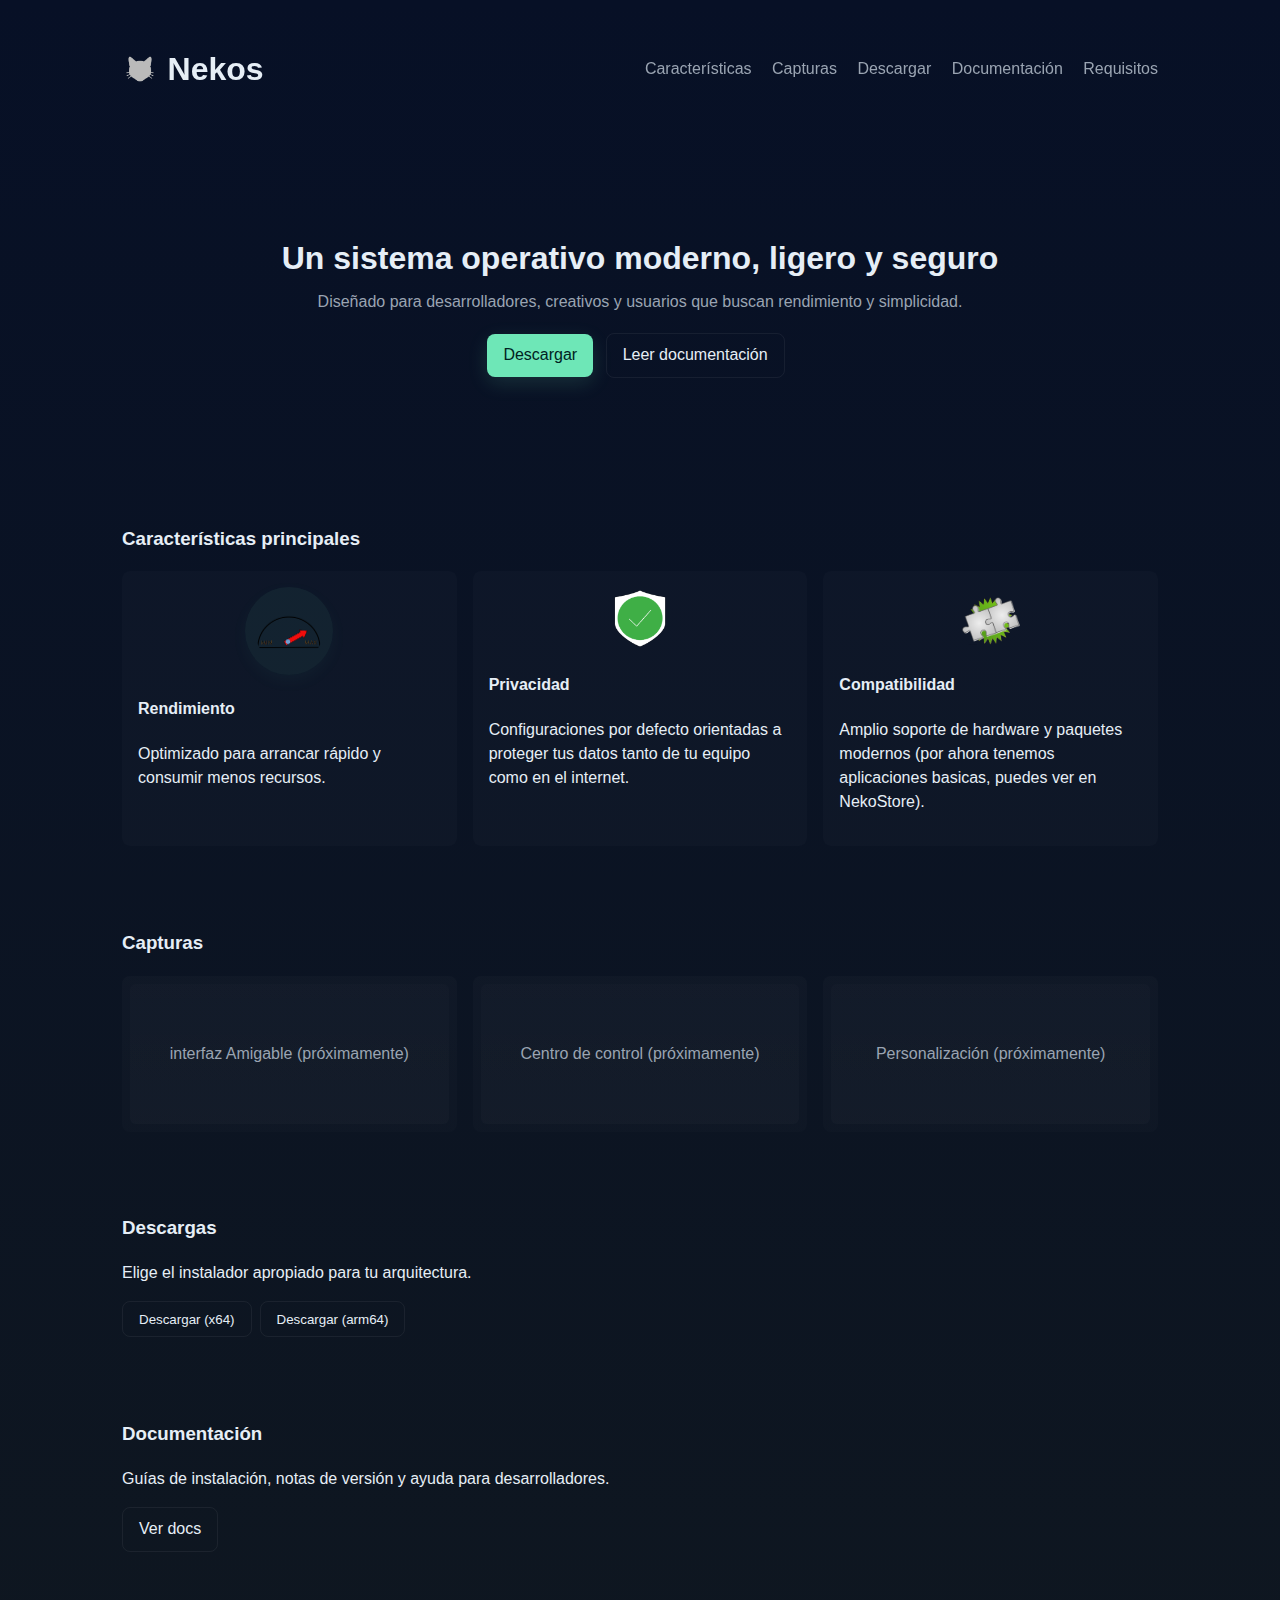
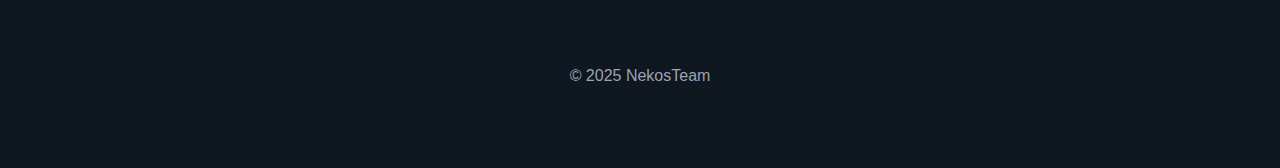
<file: index.html>
<!DOCTYPE html>
<html lang="es">
<head>
  <meta charset="utf-8" />
  <meta name="viewport" content="width=device-width, initial-scale=1" />
  <title>Nekos — Sitio Oficial</title>
  <link rel="icon" href="Nekos-logo.png" type="image/png">
  <link rel="apple-touch-icon" href="Nekos-logo.png">
  <link rel="stylesheet" href="styles.css">
</head>
<body>
  <header class="site-header">
    <div class="container">
      <h1 class="logo"><img src="Nekos-logo.png" alt="Nekos logo" class="logo-img">Nekos</h1>
      <nav>
        <a href="#features">Características</a>
        <a href="#screenshots">Capturas</a>
        <a href="#download">Descargar</a>
        <a href="#docs">Documentación</a>
        <a href="requirements.html">Requisitos</a>
      </nav>
        <a id="downloadTopBtn" class="btn primary header-download hidden" href="#">Descargar</a>
    </div>
  </header>

  <main>
    <section class="hero">
      <div class="container">
        <h2>Un sistema operativo moderno, ligero y seguro</h2>
        <p>Diseñado para desarrolladores, creativos y usuarios que buscan rendimiento y simplicidad.</p>
        <div class="cta">
          <a class="btn primary" id="downloadBtn" href="#">Descargar</a>
          <a class="btn" href="#docs">Leer documentación</a>
        </div>
      </div>
    </section>

    <section id="features" class="container features">
      <h3>Características principales</h3>
      <div class="grid">
        <article>
          <img src="Speed.png" alt="Icono velocidad" class="feature-icon feature-icon--speed">
          <h4>Rendimiento</h4>
          <p>Optimizado para arrancar rápido y consumir menos recursos.</p>
        </article>
        <article>
          <img src="Safe.png" alt="Icono seguridad" class="feature-icon">
          <h4>Privacidad</h4>
          <p>Configuraciones por defecto orientadas a proteger tus datos tanto de tu equipo como en el internet.</p>
        </article>
        <article>
          <img src="Compatible.png" alt="Icono compatibilidad" class="feature-icon">
          <h4>Compatibilidad</h4>
          <p>Amplio soporte de hardware y paquetes modernos (por ahora tenemos aplicaciones basicas, puedes ver en NekoStore).</p>
        </article>
      </div>
    </section>

    <section id="screenshots" class="container screenshots">
      <h3>Capturas</h3>
      <div class="shots">
        <div class="shot">
          <div class="shot-placeholder">interfaz Amigable (próximamente)</div>
        </div>
        <div class="shot">
          <div class="shot-placeholder">Centro de control (próximamente)</div>
        </div>
        <div class="shot">
          <div class="shot-placeholder">Personalización (próximamente)</div>
        </div>
      </div>
    </section>

    <section id="download" class="container download">
      <h3>Descargas</h3>
      <p>Elige el instalador apropiado para tu arquitectura.</p>
      <div class="downloads">
        <button data-arch="x64" class="btn download-arch">Descargar (x64)</button>
        <button data-arch="arm64" class="btn download-arch">Descargar (arm64)</button>
      </div>
    </section>

    <section id="docs" class="container docs">
      <h3>Documentación</h3>
      <p>Guías de instalación, notas de versión y ayuda para desarrolladores.</p>
      <a class="btn" href="#">Ver docs</a>
    </section>
  </main>

  <footer class="site-footer">
    <div class="container">
      <p>© 2025 NekosTeam</p>
    </div>
  </footer>

  <div id="modal" class="modal hidden" role="dialog" aria-hidden="true">
    <div class="modal-content">
      <button id="modalClose" class="modal-close">✕</button>
      <h4>Preparando descarga</h4>
      <p id="modalText">Selecciona una arquitectura para descargar el instalador.</p>
      <a id="modalLink" class="btn primary" href="#">Descargar ahora</a>
    </div>
  </div>

  <script src="script.js"></script>
</body>
</html>
</file>
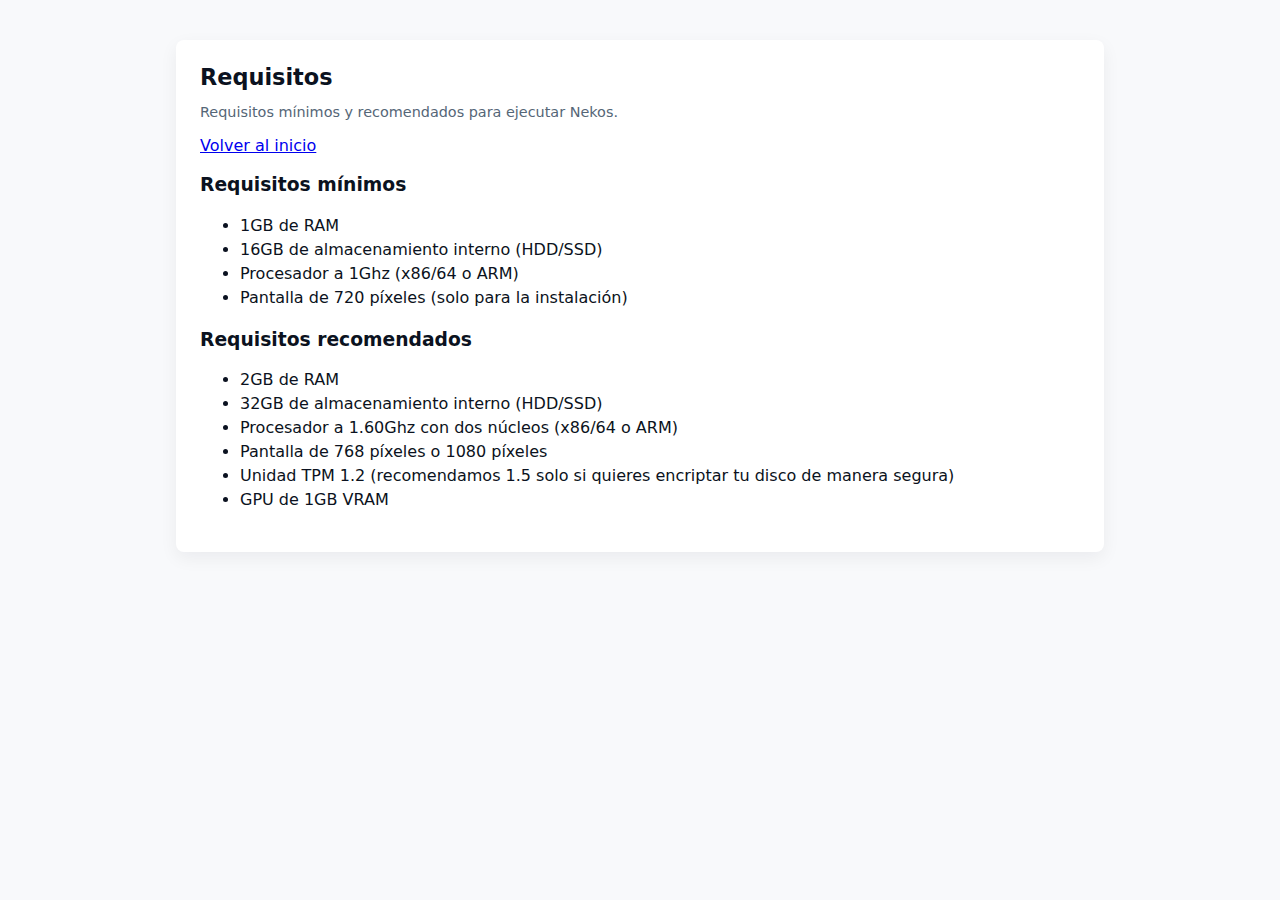
<file: requirements.html>
<!doctype html>
<html lang="es">
<head>
  <meta charset="utf-8">
  <meta name="viewport" content="width=device-width,initial-scale=1">
  <title>Requisitos — Nekos</title>
  <style>
    body{font-family:system-ui,-apple-system,Segoe UI,Roboto,"Helvetica Neue",Arial;background:#f8f9fb;color:#0b1220;padding:2rem}
    main{max-width:880px;margin:0 auto;background:#fff;padding:1.5rem;border-radius:8px;box-shadow:0 6px 18px rgba(11,18,32,0.06)}
    h1{margin:0 0 0.5rem;font-size:1.4rem}
    pre{white-space:pre-wrap;background:#f3f4f6;padding:1rem;border-radius:6px;overflow:auto}
    .muted{color:#556677;font-size:0.9rem}
    ul{line-height:1.5}
  </style>
</head>
<body>
  <main>
    <h1>Requisitos</h1>
    <p class="muted">Requisitos mínimos y recomendados para ejecutar Nekos.</p>
    <p><a href="index.html">Volver al inicio</a></p>
    <section>
      <h3>Requisitos mínimos</h3>
      <ul>
        <li>1GB de RAM</li>
        <li>16GB de almacenamiento interno (HDD/SSD)</li>
        <li>Procesador a 1Ghz (x86/64 o ARM)</li>
        <li>Pantalla de 720 píxeles (solo para la instalación)</li>
      </ul>
      <h3>Requisitos recomendados</h3>
      <ul>
        <li>2GB de RAM</li>
        <li>32GB de almacenamiento interno (HDD/SSD)</li>
        <li>Procesador a 1.60Ghz con dos núcleos (x86/64 o ARM)</li>
        <li>Pantalla de 768 píxeles o 1080 píxeles</li>
        <li>Unidad TPM 1.2 (recomendamos 1.5 solo si quieres encriptar tu disco de manera segura)</li>
        <li>GPU de 1GB VRAM</li>
      </ul>
    </section>
  </main>
</body>
</html>
</file>
<file: styles.css>
/* Estilos básicos para Nekos site */
:root{
  --bg:#0f1720;
  --card:#0b1220;
  --muted:#9aa4b2;
  --accent:#6ee7b7;
  --max:1100px;
}
*{box-sizing:border-box}
body{font-family:Inter,Segoe UI,Roboto,Arial,sans-serif;margin:0;background:linear-gradient(180deg,#071026 0%, #0f1720 100%);color:#e6eef6;line-height:1.5}
.container{max-width:var(--max);margin:0 auto;padding:2rem}
.site-header{background:transparent;padding:.8rem 0;position:sticky;top:0;z-index:1000;transition:background .18s,box-shadow .18s}
.site-header.scrolled{background:rgba(2,6,23,0.6);backdrop-filter:blur(6px);box-shadow:0 6px 20px rgba(2,6,23,0.4)}
.site-header .container{display:flex;align-items:center;justify-content:space-between}
.logo{margin:0;font-weight:700;display:flex;align-items:center;gap:.6rem}
nav a{color:var(--muted);margin-left:1rem;text-decoration:none}
.hero{padding:4rem 0;text-align:center}
.hero h2{font-size:2rem;margin:0 0 .5rem}
.hero p{color:var(--muted);margin:0 0 1.2rem}
.btn{display:inline-block;padding:.6rem 1rem;border-radius:8px;background:transparent;border:1px solid rgba(255,255,255,0.06);color:inherit;text-decoration:none;cursor:pointer}
.btn.primary{background:var(--accent);color:#022;box-shadow:0 6px 20px rgba(110,231,183,0.14);border:0}
.cta .btn{margin-right:.5rem}
.features .grid{display:grid;grid-template-columns:repeat(auto-fit,minmax(200px,1fr));gap:1rem;margin-top:1rem}
.features article{background:rgba(255,255,255,0.02);padding:1rem;border-radius:8px}
.screenshots .shots{display:grid;grid-template-columns:repeat(3,1fr);gap:1rem;margin-top:1rem}
.shot{background:linear-gradient(180deg,rgba(255,255,255,0.02),rgba(255,255,255,0.01));padding:.5rem;border-radius:8px;color:var(--muted);overflow:hidden;display:flex;flex-direction:column;align-items:center;gap:.5rem}
.shot-img{width:100%;height:140px;object-fit:contain;background:rgba(255,255,255,0.03);padding:.8rem;display:block}
.shot p{padding:.25rem 0 .5rem;color:var(--muted);margin:0;font-size:0.95rem}
.feature-icon{width:64px;height:64px;object-fit:contain;display:block;margin:0 auto 0.6rem}
.feature-icon--speed{width:88px;height:88px;padding:10px;background:rgba(110,231,183,0.06);border-radius:50%;box-shadow:0 6px 18px rgba(110,231,183,0.04)}
.header-download{margin-left:1rem}
.header-download.hidden{display:none}
.header-download{padding:.4rem .8rem;border-radius:8px;font-size:0.95rem}
.shot-placeholder{height:140px;display:flex;align-items:center;justify-content:center;color:var(--muted);padding:1rem;background:linear-gradient(180deg,rgba(255,255,255,0.01),rgba(255,255,255,0.02));border-radius:6px;width:100%}
.downloads{display:flex;gap:.5rem;margin-top:1rem}
.site-footer{padding:2rem 0;text-align:center;color:var(--muted)}
.modal{position:fixed;inset:0;display:flex;align-items:center;justify-content:center;background:rgba(2,6,23,0.6)}
.modal.hidden{display:none}
.modal-content{background:var(--card);padding:1.5rem;border-radius:10px;max-width:420px;width:100%;position:relative}
.modal-close{position:absolute;right:.6rem;top:.4rem;border:0;background:transparent;color:var(--muted);font-size:1.1rem}
.logo-img{height:36px;width:auto;display:block}
@media(max-width:700px){
  .site-header .container{flex-direction:column;align-items:flex-start}
  .hero h2{font-size:1.4rem}
  .screenshots .shots{flex-direction:column}
}
</file>
